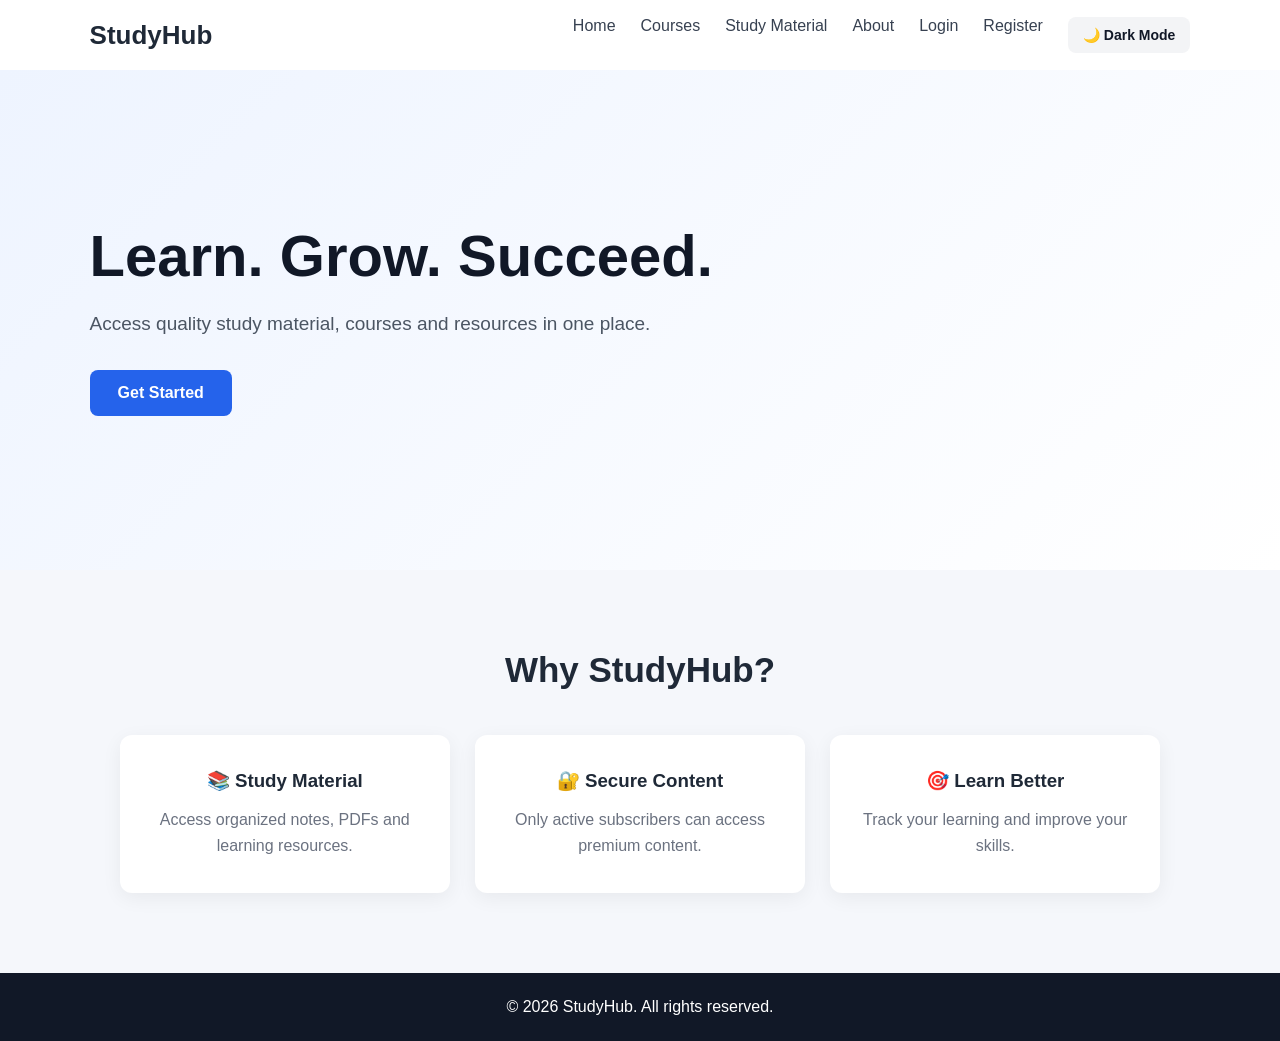
<file: index.html>
<!DOCTYPE html>
<html lang="en">
<head>
    <meta charset="UTF-8">
    <meta name="viewport" content="width=device-width, initial-scale=1.0">

    <title>StudyHub</title>

    <link rel="stylesheet" href="style.css">
</head>

<body>

    <header>
        <h2>StudyHub</h2>

        <nav>
            <a href="index.html">Home</a>
            <a href="courses.html">Courses</a>
            <a href="study-material.html">Study Material</a>
            <a href="about.html">About</a>
            <a href="login.html">Login</a>
            <a href="register.html">Register</a>

            <button id="themeToggle" class="theme-toggle">
              🌙 Dark Mode
             </button>
        </nav>
    </header>


    <main>

        <section class="hero">

            <div class="hero-content">

                <h1>Learn. Grow. Succeed.</h1>

                <p>
                    Access quality study material,
                    courses and resources in one place.
                </p>

                <a href="register.html" class="btn">
                    Get Started
                </a>

            </div>

        </section>


        <section class="features">

            <h2>Why StudyHub?</h2>

            <div class="feature-container">

                <div class="feature-card">
                    <h3>📚 Study Material</h3>
                    <p>
                        Access organized notes,
                        PDFs and learning resources.
                    </p>
                </div>

                <div class="feature-card">
                    <h3>🔐 Secure Content</h3>
                    <p>
                        Only active subscribers
                        can access premium content.
                    </p>
                </div>

                <div class="feature-card">
                    <h3>🎯 Learn Better</h3>
                    <p>
                        Track your learning and
                        improve your skills.
                    </p>
                </div>

            </div>

        </section>

    </main>


    <footer>
        <p>© 2026 StudyHub. All rights reserved.</p>
    </footer>


    <script src="script.js"></script>

</body>
</html>
</file>
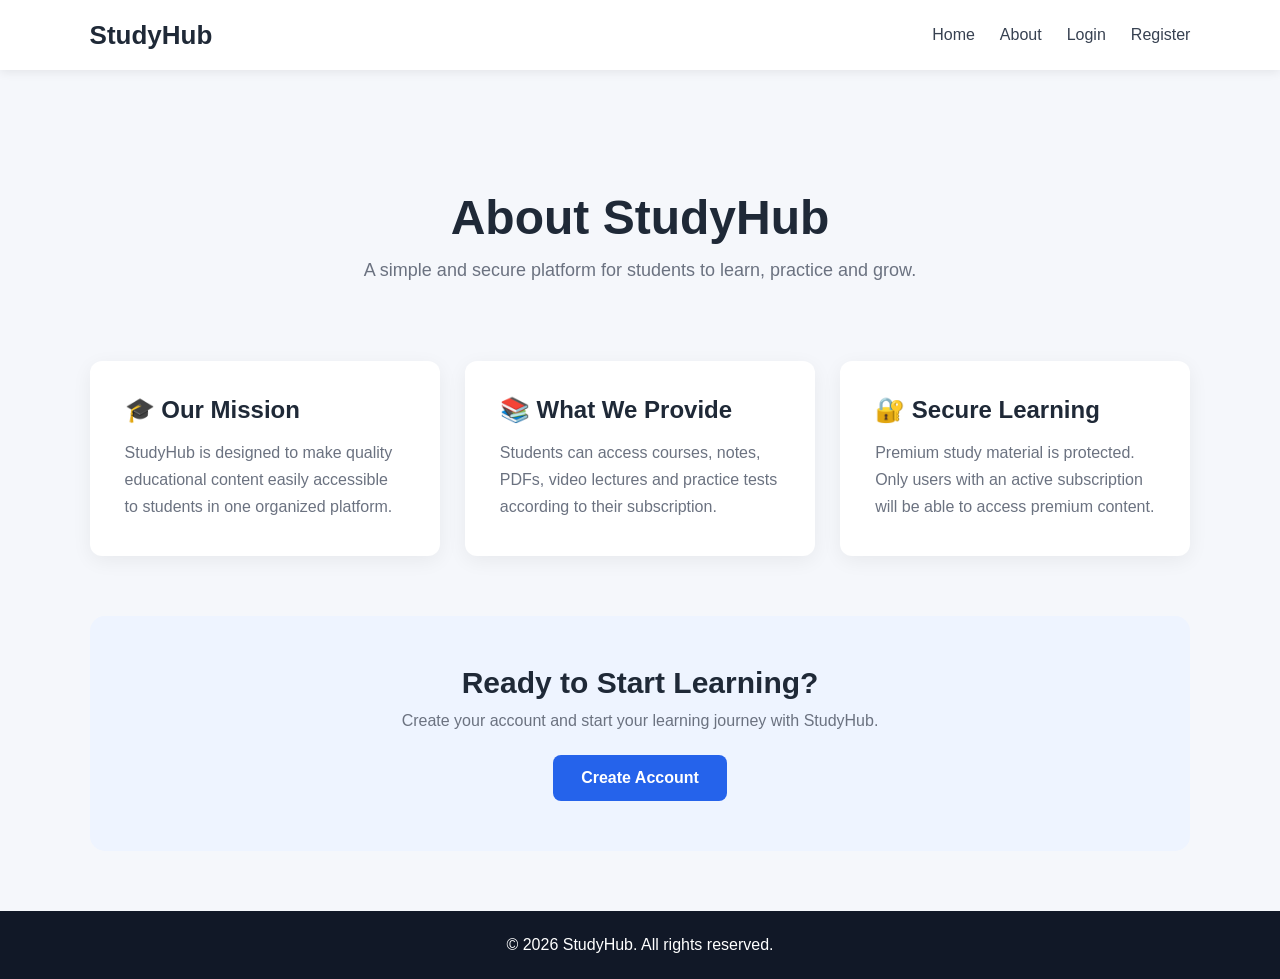
<file: about.html>
<!DOCTYPE html>
<html lang="en">

<head>
    <meta charset="UTF-8">
    <meta name="viewport" content="width=device-width, initial-scale=1.0">

    <title>About - StudyHub</title>

    <link rel="stylesheet" href="style.css">
</head>

<body>

    <header>

        <h2>StudyHub</h2>

        <nav>
            <a href="index.html">Home</a>
            <a href="about.html">About</a>
            <a href="login.html">Login</a>
            <a href="register.html">Register</a>
        </nav>

    </header>


    <main class="about-page">

        <section class="about-hero">

            <h1>About StudyHub</h1>

            <p>
                A simple and secure platform for students
                to learn, practice and grow.
            </p>

        </section>


        <section class="about-content">

            <div class="about-card">

                <h2>🎓 Our Mission</h2>

                <p>
                    StudyHub is designed to make quality
                    educational content easily accessible
                    to students in one organized platform.
                </p>

            </div>


            <div class="about-card">

                <h2>📚 What We Provide</h2>

                <p>
                    Students can access courses, notes,
                    PDFs, video lectures and practice tests
                    according to their subscription.
                </p>

            </div>


            <div class="about-card">

                <h2>🔐 Secure Learning</h2>

                <p>
                    Premium study material is protected.
                    Only users with an active subscription
                    will be able to access premium content.
                </p>

            </div>

        </section>


        <section class="about-cta">

            <h2>Ready to Start Learning?</h2>

            <p>
                Create your account and start your
                learning journey with StudyHub.
            </p>

            <a href="register.html" class="btn">
                Create Account
            </a>

        </section>

    </main>


    <footer>

        <p>
            © 2026 StudyHub. All rights reserved.
        </p>

    </footer>

</body>

</html>
</file>
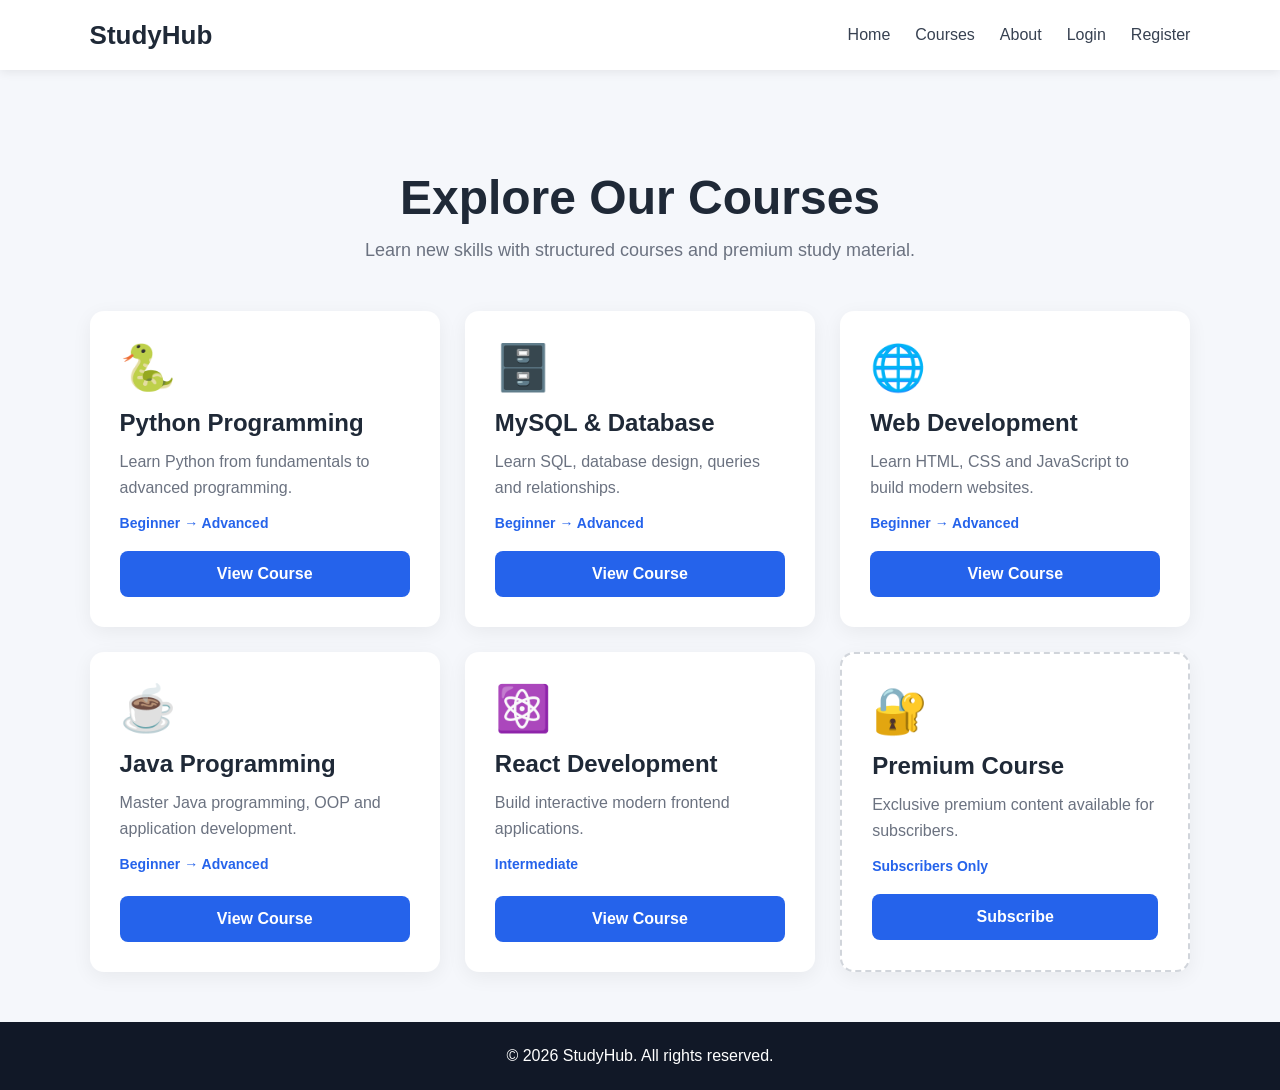
<file: courses.html>
<!DOCTYPE html>
<html lang="en">

<head>
    <meta charset="UTF-8">
    <meta name="viewport" content="width=device-width, initial-scale=1.0">

    <title>Courses - StudyHub</title>

    <link rel="stylesheet" href="style.css">
</head>

<body>

    <header>

        <h2>StudyHub</h2>

        <nav>
            <a href="index.html">Home</a>
            <a href="courses.html">Courses</a>
            <a href="about.html">About</a>
            <a href="login.html">Login</a>
            <a href="register.html">Register</a>
        </nav>

    </header>


    <main class="courses-page">

        <section class="courses-hero">

            <h1>Explore Our Courses</h1>

            <p>
                Learn new skills with structured courses
                and premium study material.
            </p>

        </section>


        <section class="course-grid">

            <div class="public-course-card">

                <div class="course-icon">🐍</div>

                <h2>Python Programming</h2>

                <p>
                    Learn Python from fundamentals
                    to advanced programming.
                </p>

                <span>Beginner → Advanced</span>

                <a href="register.html" class="btn">
                    View Course
                </a>

            </div>


            <div class="public-course-card">

                <div class="course-icon">🗄️</div>

                <h2>MySQL & Database</h2>

                <p>
                    Learn SQL, database design,
                    queries and relationships.
                </p>

                <span>Beginner → Advanced</span>

                <a href="register.html" class="btn">
                    View Course
                </a>

            </div>


            <div class="public-course-card">

                <div class="course-icon">🌐</div>

                <h2>Web Development</h2>

                <p>
                    Learn HTML, CSS and JavaScript
                    to build modern websites.
                </p>

                <span>Beginner → Advanced</span>

                <a href="register.html" class="btn">
                    View Course
                </a>

            </div>


            <div class="public-course-card">

                <div class="course-icon">☕</div>

                <h2>Java Programming</h2>

                <p>
                    Master Java programming,
                    OOP and application development.
                </p>

                <span>Beginner → Advanced</span>

                <a href="register.html" class="btn">
                    View Course
                </a>

            </div>


            <div class="public-course-card">

                <div class="course-icon">⚛️</div>

                <h2>React Development</h2>

                <p>
                    Build interactive modern
                    frontend applications.
                </p>

                <span>Intermediate</span>

                <a href="register.html" class="btn">
                    View Course
                </a>

            </div>


            <div class="public-course-card locked-course">

                <div class="course-icon">🔐</div>

                <h2>Premium Course</h2>

                <p>
                    Exclusive premium content
                    available for subscribers.
                </p>

                <span>Subscribers Only</span>

                <a href="register.html" class="btn">
                    Subscribe
                </a>

            </div>

        </section>

    </main>


    <footer>

        <p>
            © 2026 StudyHub. All rights reserved.
        </p>

    </footer>

</body>

</html>
</file>
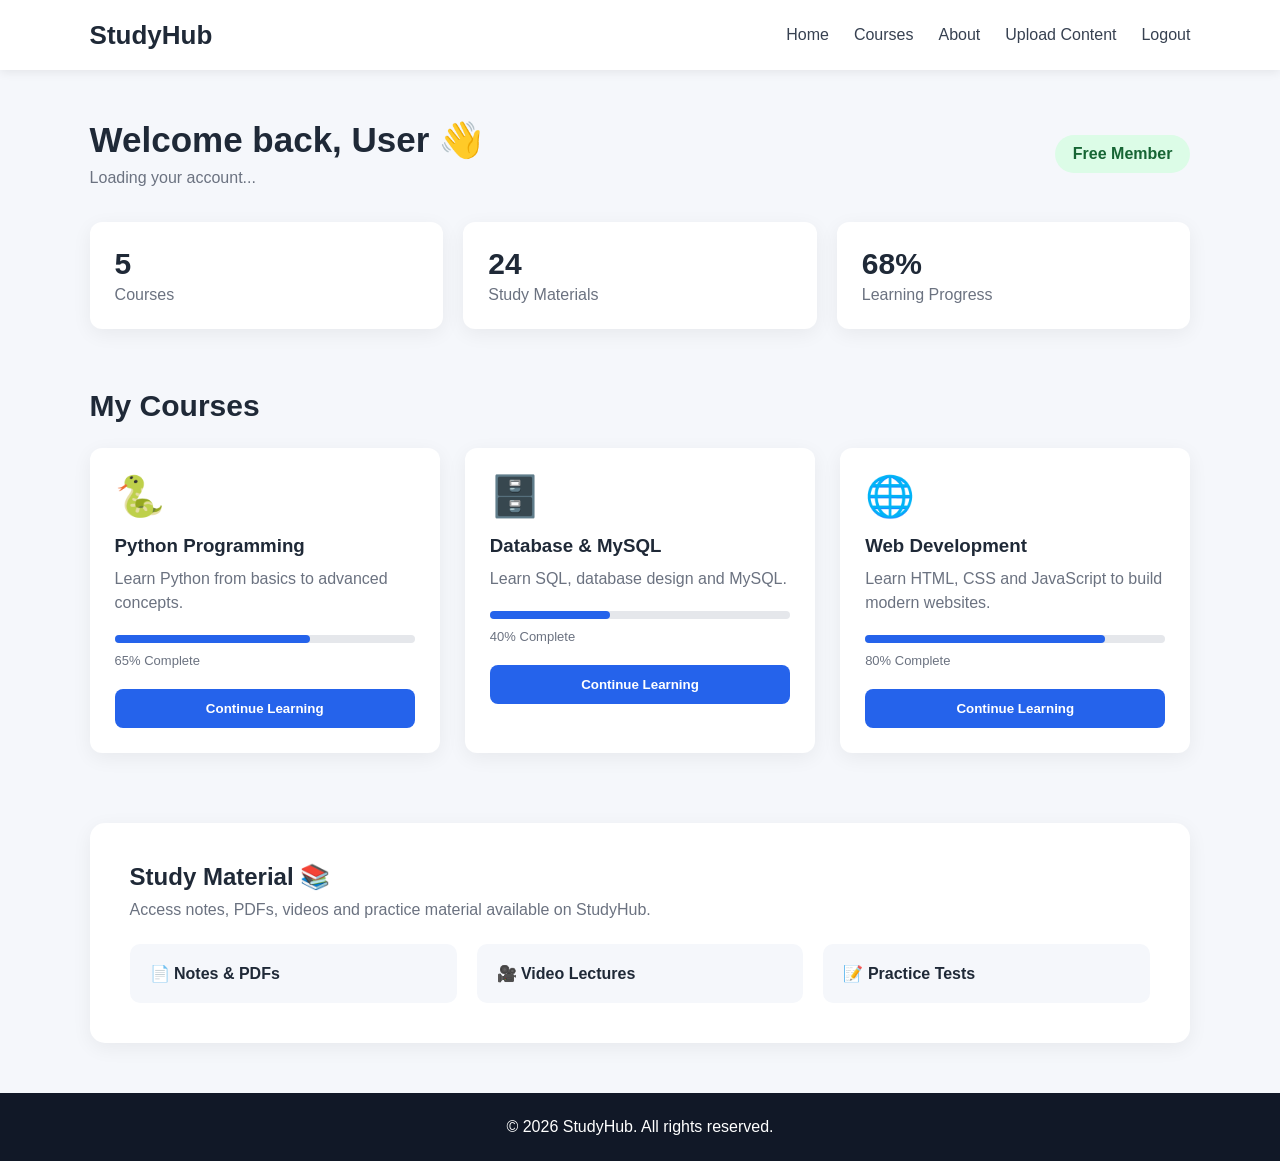
<file: dashboard.html>
<!DOCTYPE html>

<html lang="en">

<head>

    <meta charset="UTF-8">

    <meta name="viewport" content="width=device-width, initial-scale=1.0">

    <title>Dashboard - StudyHub</title>

    <link rel="stylesheet" href="style.css">

</head>


<body>


    <!-- ================= HEADER ================= -->

    <header>

        <h2>StudyHub</h2>

        <nav>

            <a href="index.html">Home</a>

            <a href="courses.html">Courses</a>

            <a href="about.html">About</a>

            <a href="upload.html">Upload Content</a>

            <a href="#" id="logoutBtn">Logout</a>

        </nav>

    </header>



    <!-- ================= DASHBOARD ================= -->

    <main class="dashboard">


        <!-- USER WELCOME -->

        <section class="dashboard-header">

            <div>

                <h1>
                    Welcome back,
                    <span id="userName">User</span> 👋
                </h1>

                <p id="userEmail">
                    Loading your account...
                </p>

            </div>


            <div class="subscription-badge">

                Free Member

            </div>

        </section>



        <!-- ================= STATS ================= -->

        <section class="stats">


            <div class="stat-card">

                <h3>5</h3>

                <p>Courses</p>

            </div>


            <div class="stat-card">

                <h3>24</h3>

                <p>Study Materials</p>

            </div>


            <div class="stat-card">

                <h3>68%</h3>

                <p>Learning Progress</p>

            </div>


        </section>



        <!-- ================= COURSES ================= -->

        <section class="courses">

            <h2>My Courses</h2>


            <div class="course-container">


                <!-- PYTHON -->

                <div class="course-card">

                    <div class="course-icon">
                        🐍
                    </div>

                    <h3>Python Programming</h3>

                    <p>
                        Learn Python from basics
                        to advanced concepts.
                    </p>


                    <div class="progress-bar">

                        <div class="progress"></div>

                    </div>


                    <span>
                        65% Complete
                    </span>


                    <button>
                        Continue Learning
                    </button>

                </div>



                <!-- MYSQL -->

                <div class="course-card">

                    <div class="course-icon">
                        🗄️
                    </div>

                    <h3>Database & MySQL</h3>

                    <p>
                        Learn SQL, database design
                        and MySQL.
                    </p>


                    <div class="progress-bar">

                        <div class="progress mysql-progress"></div>

                    </div>


                    <span>
                        40% Complete
                    </span>


                    <button>
                        Continue Learning
                    </button>

                </div>



                <!-- WEB DEVELOPMENT -->

                <div class="course-card">

                    <div class="course-icon">
                        🌐
                    </div>

                    <h3>Web Development</h3>

                    <p>
                        Learn HTML, CSS and JavaScript
                        to build modern websites.
                    </p>


                    <div class="progress-bar">

                        <div class="progress web-progress"></div>

                    </div>


                    <span>
                        80% Complete
                    </span>


                    <button>
                        Continue Learning
                    </button>

                </div>


            </div>

        </section>



        <!-- ================= STUDY MATERIAL ================= -->

        <section class="premium-section">


            <h2>
                Study Material 📚
            </h2>


            <p>
                Access notes, PDFs, videos and
                practice material available on StudyHub.
            </p>


            <div class="premium-content">


                <div>
                    📄 Notes & PDFs
                </div>


                <div>
                    🎥 Video Lectures
                </div>


                <div>
                    📝 Practice Tests
                </div>


            </div>


        </section>


    </main>



    <!-- ================= FOOTER ================= -->

    <footer>

        <p>
            © 2026 StudyHub. All rights reserved.
        </p>

    </footer>



    <script src="script.js"></script>

</body>

</html>
</file>
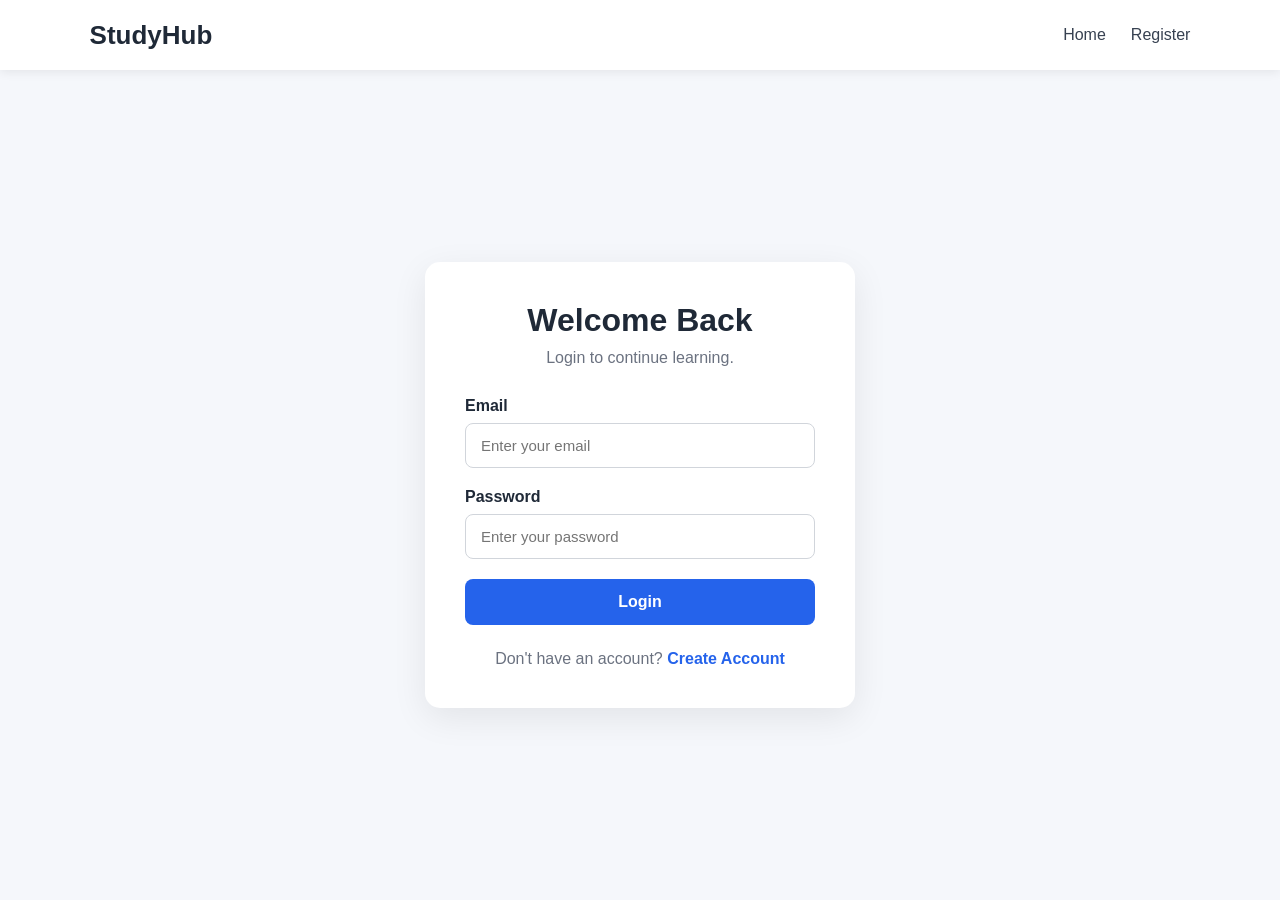
<file: login.html>
<!DOCTYPE html>
<html lang="en">
<head>
    <meta charset="UTF-8">
    <meta name="viewport" content="width=device-width, initial-scale=1.0">

    <title>Login - StudyHub</title>

    <link rel="stylesheet" href="style.css">
</head>

<body>

    <header>
        <h2>StudyHub</h2>

        <nav>
            <a href="index.html">Home</a>
            <a href="register.html">Register</a>
        </nav>
    </header>


    <main class="auth-page">

        <div class="auth-card">

            <h1>Welcome Back</h1>

            <p class="auth-subtitle">
                Login to continue learning.
            </p>


            <form id="loginForm">

                <div class="form-group">

                    <label for="email">
                        Email
                    </label>

                    <input
                        type="email"
                        id="email"
                        placeholder="Enter your email"
                        required
                    >

                </div>


                <div class="form-group">

                    <label for="password">
                        Password
                    </label>

                    <input
                        type="password"
                        id="password"
                        placeholder="Enter your password"
                        required
                    >

                </div>


                <button type="submit" class="auth-btn">
                    Login
                </button>

            </form>


            <p class="auth-footer">
                Don't have an account?
                <a href="register.html">Create Account</a>
            </p>

        </div>

    </main>


    <script src="script.js"></script>

</body>
</html>
</file>
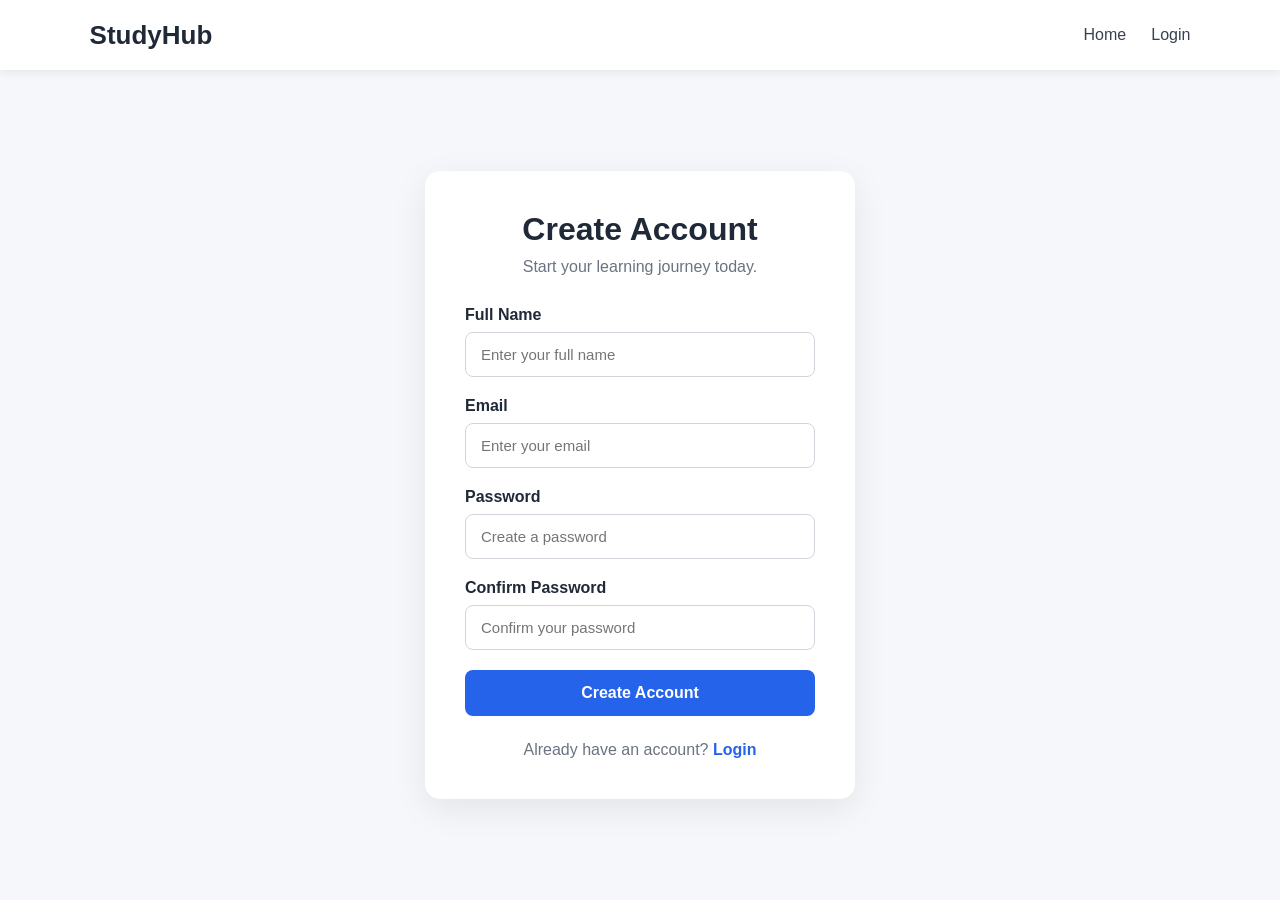
<file: register.html>
<!DOCTYPE html>
<html lang="en">

<head>
    <meta charset="UTF-8">
    <meta name="viewport" content="width=device-width, initial-scale=1.0">

    <title>Create Account - StudyHub</title>

    <link rel="stylesheet" href="style.css">
</head>

<body>

    <header>
        <h2>StudyHub</h2>

        <nav>
            <a href="index.html">Home</a>
            <a href="login.html">Login</a>
        </nav>
    </header>


    <main class="auth-page">

        <div class="auth-card">

            <h1>Create Account</h1>

            <p class="auth-subtitle">
                Start your learning journey today.
            </p>


            <form id="registerForm">

                <div class="form-group">

                    <label for="name">
                        Full Name
                    </label>

                    <input
                        type="text"
                        id="name"
                        placeholder="Enter your full name"
                        required
                    >

                </div>


                <div class="form-group">

                    <label for="email">
                        Email
                    </label>

                    <input
                        type="email"
                        id="email"
                        placeholder="Enter your email"
                        required
                    >

                </div>


                <div class="form-group">

                    <label for="password">
                        Password
                    </label>

                    <input
                        type="password"
                        id="password"
                        placeholder="Create a password"
                        required
                    >

                </div>


                <div class="form-group">

                    <label for="confirmPassword">
                        Confirm Password
                    </label>

                    <input
                        type="password"
                        id="confirmPassword"
                        placeholder="Confirm your password"
                        required
                    >

                </div>


                <button type="submit" class="auth-btn">
                    Create Account
                </button>

            </form>


            <p class="auth-footer">
                Already have an account?
                <a href="login.html">Login</a>
            </p>

        </div>

    </main>


    <script src="script.js"></script>

</body>

</html>
</file>
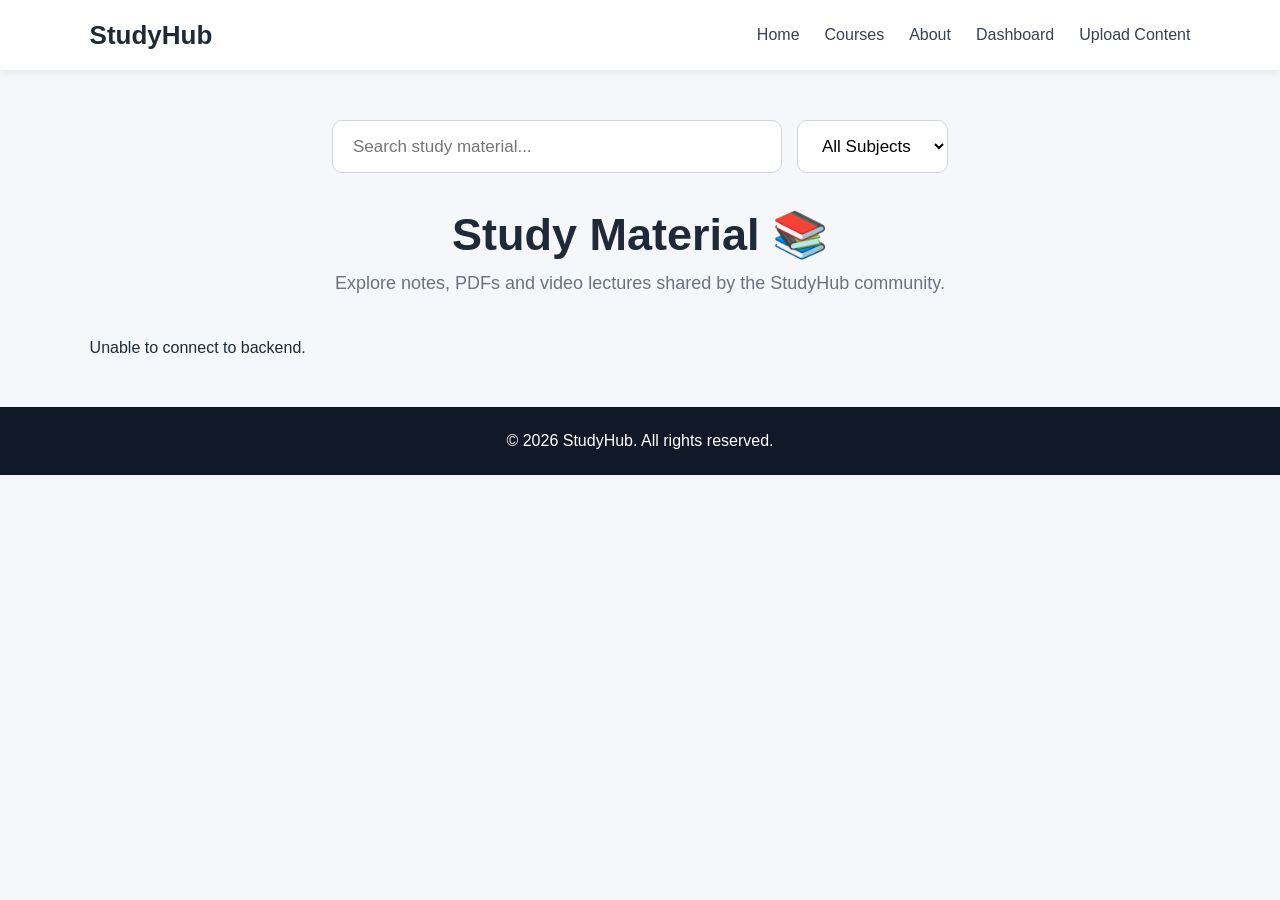
<file: study-material.html>
<!DOCTYPE html>
<html lang="en">

<head>

    <meta charset="UTF-8">

    <meta name="viewport" content="width=device-width, initial-scale=1.0">

    <title>Study Material - StudyHub</title>

    <link rel="stylesheet" href="style.css">

</head>

<body>

    <header>

        <h2>StudyHub</h2>

        <nav>

            <a href="index.html">Home</a>

            <a href="courses.html">Courses</a>

            <a href="about.html">About</a>

            <a href="dashboard.html">Dashboard</a>

            <a href="upload.html">Upload Content</a>

        </nav>

    </header>


    <main class="material-page">

        <div class="material-controls">

    <input
        type="text"
        id="materialSearch"
        placeholder="Search study material..."
    >

    <select id="subjectFilter">

        <option value="all">
            All Subjects
        </option>

    </select>

</div>

        <section class="material-header">

            <h1>Study Material 📚</h1>

            <p>
                Explore notes, PDFs and video lectures
                shared by the StudyHub community.
            </p>

        </section>


        <section
            id="materialContainer"
            class="material-grid"
        >

            <p class="loading">
                Loading study material...
            </p>

        </section>

    </main>


    <footer>

        <p>
            © 2026 StudyHub. All rights reserved.
        </p>

    </footer>


    <script src="script.js"></script>

</body>

</html>
</file>
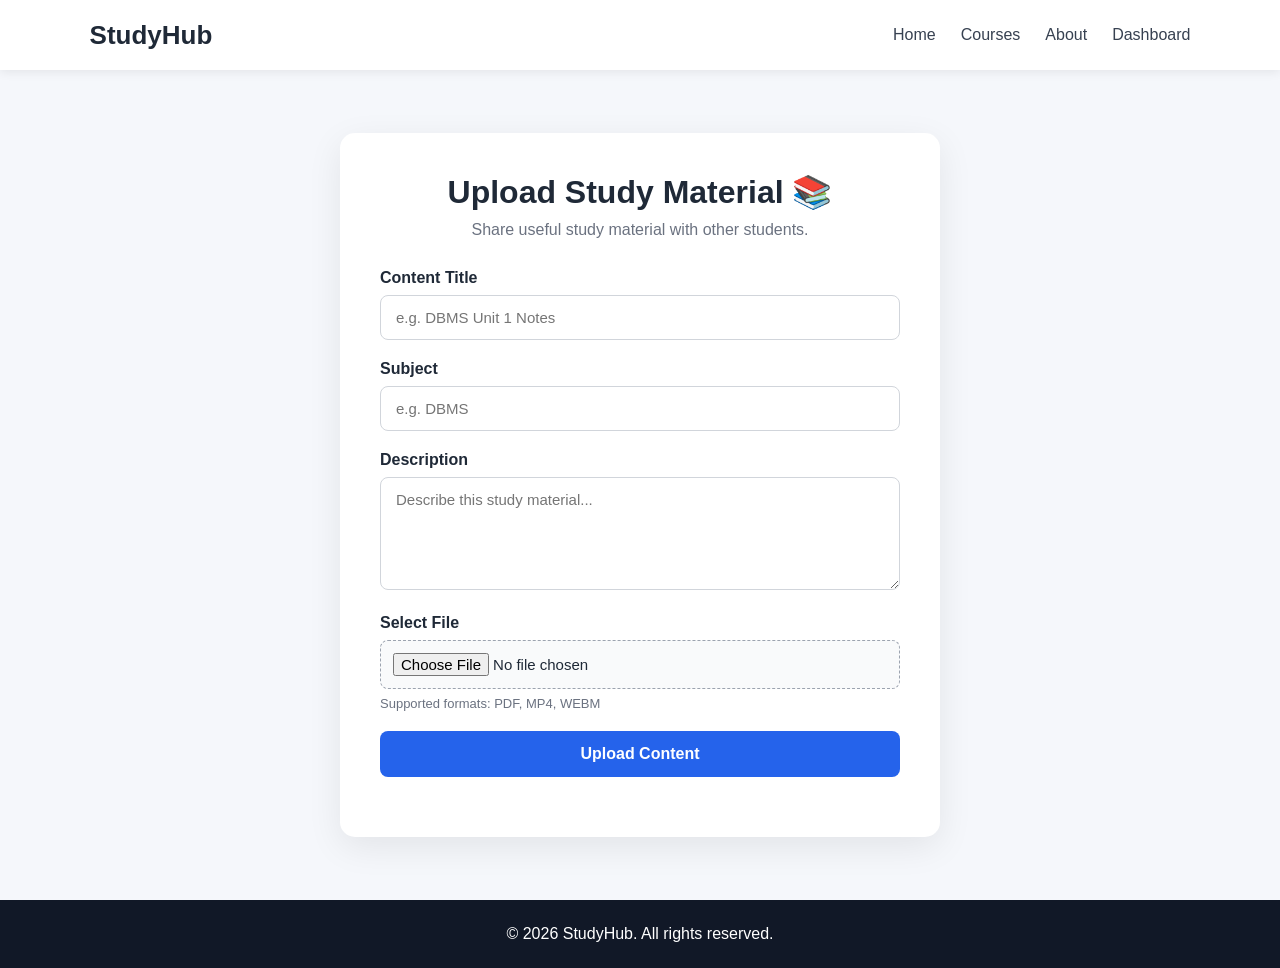
<file: upload.html>
<!DOCTYPE html>
<html lang="en">

<head>
    <meta charset="UTF-8">
    <meta name="viewport" content="width=device-width, initial-scale=1.0">

    <title>Upload Content - StudyHub</title>

    <link rel="stylesheet" href="style.css">
</head>

<body>

    <header>

        <h2>StudyHub</h2>

        <nav>
            <a href="index.html">Home</a>
            <a href="courses.html">Courses</a>
            <a href="about.html">About</a>
            <a href="dashboard.html">Dashboard</a>
        </nav>

    </header>


    <main class="upload-page">

        <div class="upload-card">

            <h1>Upload Study Material 📚</h1>

            <p class="upload-subtitle">
                Share useful study material with other students.
            </p>


            <form id="uploadForm">

                <div class="form-group">

                    <label for="title">
                        Content Title
                    </label>

                    <input
                        type="text"
                        id="title"
                        placeholder="e.g. DBMS Unit 1 Notes"
                        required
                    >

                </div>


                <div class="form-group">

                    <label for="subject">
                        Subject
                    </label>

                    <input
                        type="text"
                        id="subject"
                        placeholder="e.g. DBMS"
                        required
                    >

                </div>


                <div class="form-group">

                    <label for="description">
                        Description
                    </label>

                    <textarea
                        id="description"
                        placeholder="Describe this study material..."
                        rows="5"
                        required
                    ></textarea>

                </div>


                <div class="form-group">

                    <label for="file">
                        Select File
                    </label>

                    <input
                        type="file"
                        id="file"
                        accept=".pdf,.mp4,.webm"
                        required
                    >

                    <small>
                        Supported formats: PDF, MP4, WEBM
                    </small>

                </div>


                <button
                    type="submit"
                    class="auth-btn"
                >
                    Upload Content
                </button>

            </form>


            <p id="uploadMessage"></p>

        </div>

    </main>


    <footer>

        <p>
            © 2026 StudyHub. All rights reserved.
        </p>

    </footer>


    <script src="script.js"></script>

</body>

</html>
</file>
<file: style.css>
* {
    margin: 0;
    padding: 0;
    box-sizing: border-box;
}

body {
    font-family: Arial, sans-serif;
    background: #f5f7fb;
    color: #1f2937;
}


/* ================= HEADER ================= */

header {
    height: 70px;
    padding: 0 7%;
    background: white;

    display: flex;
    align-items: center;
    justify-content: space-between;

    box-shadow: 0 2px 10px rgba(0, 0, 0, 0.08);
}

header h2 {
    font-size: 26px;
}

nav {
    display: flex;
    gap: 25px;
}

nav a {
    text-decoration: none;
    color: #374151;
    font-weight: 500;
}

nav a:hover {
    color: #2563eb;
}


/* ================= HERO ================= */

.hero {
    min-height: 500px;

    display: flex;
    align-items: center;

    padding: 0 7%;

    background: linear-gradient(
        135deg,
        #eef4ff,
        #ffffff
    );
}

.hero-content {
    max-width: 650px;
}

.hero h1 {
    font-size: 58px;
    line-height: 1.1;
    margin-bottom: 20px;
}

.hero p {
    font-size: 19px;
    line-height: 1.7;
    color: #6b7280;
    margin-bottom: 30px;
}


/* ================= BUTTON ================= */

.btn {
    display: inline-block;

    padding: 14px 28px;

    background: #2563eb;
    color: white;

    text-decoration: none;

    border-radius: 8px;

    font-weight: bold;
}

.btn:hover {
    background: #1d4ed8;
}


/* ================= FEATURES ================= */

.features {
    padding: 80px 7%;
    text-align: center;
}

.features > h2 {
    font-size: 35px;
    margin-bottom: 45px;
}

.feature-container {
    display: flex;
    gap: 25px;
    justify-content: center;
}

.feature-card {
    background: white;

    width: 30%;
    padding: 35px 25px;

    border-radius: 12px;

    box-shadow: 0 5px 20px rgba(0, 0, 0, 0.06);

    transition: 0.3s;
}

.feature-card:hover {
    transform: translateY(-8px);
}

.feature-card h3 {
    margin-bottom: 15px;
}

.feature-card p {
    color: #6b7280;
    line-height: 1.6;
}


/* ================= FOOTER ================= */

footer {
    background: #111827;
    color: white;

    text-align: center;

    padding: 25px;
}


/* ================= MOBILE ================= */

@media (max-width: 768px) {

    header {
        padding: 0 5%;
    }

    nav {
        gap: 10px;
    }

    nav a {
        font-size: 14px;
    }

    .hero {
        padding: 60px 5%;
    }

    .hero h1 {
        font-size: 42px;
    }

    .feature-container {
        flex-direction: column;
    }

    .feature-card {
        width: 100%;
    }
}
/* ================= AUTH PAGE ================= */

.auth-page {
    min-height: calc(100vh - 70px);

    display: flex;
    justify-content: center;
    align-items: center;

    padding: 40px 20px;
}

.auth-card {
    width: 100%;
    max-width: 430px;

    background: white;

    padding: 40px;

    border-radius: 15px;

    box-shadow: 0 10px 35px rgba(0, 0, 0, 0.08);
}

.auth-card h1 {
    text-align: center;
    margin-bottom: 10px;
}

.auth-subtitle {
    text-align: center;
    color: #6b7280;
    margin-bottom: 30px;
}

.form-group {
    margin-bottom: 20px;
}

.form-group label {
    display: block;
    margin-bottom: 8px;
    font-weight: 600;
}

.form-group input {
    width: 100%;

    padding: 13px 15px;

    border: 1px solid #d1d5db;
    border-radius: 8px;

    font-size: 15px;

    outline: none;
}

.form-group input:focus {
    border-color: #2563eb;
}

.auth-btn {
    width: 100%;

    padding: 14px;

    border: none;
    border-radius: 8px;

    background: #2563eb;
    color: white;

    font-size: 16px;
    font-weight: bold;

    cursor: pointer;
}

.auth-btn:hover {
    background: #1d4ed8;
}

.auth-footer {
    text-align: center;
    margin-top: 25px;

    color: #6b7280;
}

.auth-footer a {
    color: #2563eb;
    text-decoration: none;
    font-weight: 600;
}
/* ================= DASHBOARD ================= */

.dashboard {
    padding: 50px 7%;
}

.dashboard-header {
    display: flex;
    justify-content: space-between;
    align-items: center;

    margin-bottom: 35px;
}

.dashboard-header h1 {
    font-size: 35px;
    margin-bottom: 8px;
}

.dashboard-header p {
    color: #6b7280;
}

.subscription-badge {
    padding: 10px 18px;

    background: #dcfce7;
    color: #166534;

    border-radius: 20px;

    font-weight: bold;
}


/* ================= STATS ================= */

.stats {
    display: flex;
    gap: 20px;

    margin-bottom: 60px;
}

.stat-card {
    background: white;

    flex: 1;

    padding: 25px;

    border-radius: 12px;

    box-shadow: 0 5px 20px rgba(0, 0, 0, 0.06);
}

.stat-card h3 {
    font-size: 30px;
    margin-bottom: 5px;
}

.stat-card p {
    color: #6b7280;
}


/* ================= COURSES ================= */

.courses h2 {
    margin-bottom: 25px;
    font-size: 30px;
}

.course-container {
    display: flex;
    gap: 25px;
}

.course-card {
    background: white;

    flex: 1;

    padding: 25px;

    border-radius: 12px;

    box-shadow: 0 5px 20px rgba(0, 0, 0, 0.06);
}

.course-icon {
    font-size: 40px;
    margin-bottom: 15px;
}

.course-card h3 {
    margin-bottom: 10px;
}

.course-card p {
    color: #6b7280;

    line-height: 1.5;

    margin-bottom: 20px;
}


/* ================= PROGRESS ================= */

.progress-bar {
    width: 100%;
    height: 8px;

    background: #e5e7eb;

    border-radius: 10px;

    margin-bottom: 8px;
}

.progress {
    width: 65%;
    height: 100%;

    background: #2563eb;

    border-radius: 10px;
}

.mysql-progress {
    width: 40%;
}

.web-progress {
    width: 80%;
}

.course-card span {
    font-size: 13px;
    color: #6b7280;
}


/* ================= COURSE BUTTON ================= */

.course-card button {
    width: 100%;

    margin-top: 20px;

    padding: 12px;

    border: none;

    border-radius: 8px;

    background: #2563eb;

    color: white;

    font-weight: bold;

    cursor: pointer;
}

.course-card button:hover {
    background: #1d4ed8;
}


/* ================= PREMIUM ================= */

.premium-section {
    margin-top: 70px;

    padding: 40px;

    background: white;

    border-radius: 15px;

    box-shadow: 0 5px 20px rgba(0, 0, 0, 0.06);
}

.premium-section h2 {
    margin-bottom: 10px;
}

.premium-section > p {
    color: #6b7280;

    margin-bottom: 25px;
}

.premium-content {
    display: flex;
    gap: 20px;
}

.premium-content div {
    flex: 1;

    padding: 20px;

    background: #f5f7fb;

    border-radius: 10px;

    font-weight: bold;
}


/* ================= DASHBOARD MOBILE ================= */

@media (max-width: 768px) {

    .dashboard {
        padding: 30px 5%;
    }

    .dashboard-header {
        flex-direction: column;
        align-items: flex-start;

        gap: 20px;
    }

    .stats {
        flex-direction: column;
    }

    .course-container {
        flex-direction: column;
    }

    .premium-content {
        flex-direction: column;
    }
}
/* ================= ABOUT PAGE ================= */

.about-page {
    padding: 60px 7%;
}

.about-hero {
    text-align: center;
    padding: 60px 20px;
}

.about-hero h1 {
    font-size: 48px;
    margin-bottom: 15px;
}

.about-hero p {
    color: #6b7280;
    font-size: 18px;
}


/* ABOUT CARDS */

.about-content {
    display: flex;
    gap: 25px;
    margin-top: 20px;
}

.about-card {
    flex: 1;

    background: white;

    padding: 35px;

    border-radius: 12px;

    box-shadow: 0 5px 20px rgba(0, 0, 0, 0.06);
}

.about-card h2 {
    margin-bottom: 15px;
}

.about-card p {
    color: #6b7280;
    line-height: 1.7;
}


/* CTA */

.about-cta {
    margin-top: 60px;

    padding: 50px;

    text-align: center;

    background: #eef4ff;

    border-radius: 15px;
}

.about-cta h2 {
    font-size: 30px;
    margin-bottom: 12px;
}

.about-cta p {
    color: #6b7280;
    margin-bottom: 25px;
}


/* MOBILE */

@media (max-width: 768px) {

    .about-page {
        padding: 30px 5%;
    }

    .about-hero h1 {
        font-size: 38px;
    }

    .about-content {
        flex-direction: column;
    }

    .about-cta {
        padding: 35px 20px;
    }
}
/* ================= COURSES PAGE ================= */

.courses-page {
    padding: 50px 7%;
}

.courses-hero {
    text-align: center;
    padding: 50px 20px;
}

.courses-hero h1 {
    font-size: 48px;
    margin-bottom: 15px;
}

.courses-hero p {
    color: #6b7280;
    font-size: 18px;
}

.course-grid {
    display: grid;
    grid-template-columns: repeat(3, 1fr);
    gap: 25px;
}

.public-course-card {
    background: white;
    padding: 30px;

    border-radius: 14px;

    box-shadow: 0 5px 20px rgba(0, 0, 0, 0.06);

    display: flex;
    flex-direction: column;
}

.public-course-card:hover {
    transform: translateY(-5px);
    transition: 0.3s;
}

.public-course-card .course-icon {
    font-size: 45px;
    margin-bottom: 15px;
}

.public-course-card h2 {
    margin-bottom: 12px;
}

.public-course-card p {
    color: #6b7280;
    line-height: 1.6;
    margin-bottom: 15px;
}

.public-course-card span {
    color: #2563eb;
    font-size: 14px;
    font-weight: bold;

    margin-bottom: 20px;
}

.public-course-card .btn {
    text-align: center;
    margin-top: auto;
}

.locked-course {
    border: 2px dashed #d1d5db;
}


/* MOBILE */

@media (max-width: 900px) {

    .course-grid {
        grid-template-columns: repeat(2, 1fr);
    }
}

@media (max-width: 600px) {

    .courses-page {
        padding: 30px 5%;
    }

    .courses-hero h1 {
        font-size: 36px;
    }

    .course-grid {
        grid-template-columns: 1fr;
    }
}

/* ================= UPLOAD PAGE ================= */

.upload-page {
    min-height: calc(100vh - 70px);

    display: flex;
    justify-content: center;
    align-items: center;

    padding: 50px 20px;
}

.upload-card {
    width: 100%;
    max-width: 600px;

    background: white;

    padding: 40px;

    border-radius: 15px;

    box-shadow: 0 10px 35px rgba(0, 0, 0, 0.08);
}

.upload-card h1 {
    text-align: center;
    margin-bottom: 10px;
}

.upload-subtitle {
    text-align: center;

    color: #6b7280;

    margin-bottom: 30px;
}

.form-group textarea {
    width: 100%;

    padding: 13px 15px;

    border: 1px solid #d1d5db;

    border-radius: 8px;

    font-family: Arial, sans-serif;

    font-size: 15px;

    resize: vertical;

    outline: none;
}

.form-group textarea:focus {
    border-color: #2563eb;
}

.form-group input[type="file"] {
    width: 100%;

    padding: 12px;

    border: 1px dashed #9ca3af;

    border-radius: 8px;

    background: #f9fafb;
}

.form-group small {
    display: block;

    margin-top: 7px;

    color: #6b7280;

    font-size: 13px;
}

#uploadMessage {
    text-align: center;

    margin-top: 20px;

    font-weight: bold;
}

/* =========================
   STUDY MATERIAL
========================= */

.material-page {
    padding: 50px 7%;
}

.material-header {
    text-align: center;
    margin-bottom: 45px;
}

.material-header h1 {
    font-size: 45px;
    margin-bottom: 12px;
}

.material-header p {
    color: #6b7280;
    font-size: 18px;
}

.material-grid {
    display: grid;

    grid-template-columns:
        repeat(3, 1fr);

    gap: 25px;
}

.material-card {
    background: white;

    padding: 30px;

    border-radius: 14px;

    box-shadow:
        0 5px 20px rgba(0, 0, 0, 0.06);
}

.material-icon {
    font-size: 40px;
    margin-bottom: 15px;
}

.material-card h2 {
    margin-bottom: 10px;
}

.material-subject {
    display: inline-block;

    color: #2563eb;

    font-weight: bold;

    font-size: 14px;

    margin-bottom: 15px;
}

.material-card p {
    color: #6b7280;

    line-height: 1.6;

    margin-bottom: 15px;
}

.material-card small {
    display: block;

    color: #6b7280;

    margin-bottom: 20px;
}

.material-btn {
    display: inline-block;

    padding: 11px 18px;

    background: #2563eb;

    color: white;

    text-decoration: none;

    border-radius: 7px;

    font-weight: bold;
}

.material-btn:hover {
    background: #1d4ed8;
}


@media (max-width: 900px) {

    .material-grid {
        grid-template-columns: repeat(2, 1fr);
    }
}


@media (max-width: 600px) {

    .material-page {
        padding: 30px 5%;
    }

    .material-grid {
        grid-template-columns: 1fr;
    }

    .material-header h1 {
        font-size: 36px;
    }
}

/* =========================
   SEARCH & FILTER
========================= */

.material-controls {
    display: flex;
    gap: 15px;
    margin-bottom: 35px;
    justify-content: center;
}

#materialSearch {
    width: 450px;
    padding: 15px 20px;

    font-size: 17px;

    border: 1px solid #d1d5db;
    border-radius: 10px;

    outline: none;
}

#materialSearch:focus {
    border-color: #2563eb;
}

#subjectFilter {
    padding: 15px 20px;

    font-size: 17px;

    border: 1px solid #d1d5db;
    border-radius: 10px;

    outline: none;

    background: white;

    cursor: pointer;
}

#subjectFilter:focus {
    border-color: #2563eb;
}

.delete-material-btn {
    display: block;

    margin-top: 12px;

    padding: 10px 18px;

    border: none;

    border-radius: 7px;

    background: #dc2626;

    color: white;

    font-size: 15px;

    font-weight: bold;

    cursor: pointer;
}

.delete-material-btn:hover {
    background: #b91c1c;
}

/* =========================
   THEME TOGGLE
========================= */

.theme-toggle {
    border: none;
    padding: 10px 15px;
    border-radius: 8px;

    background: #f3f4f6;
    color: #111827;

    font-size: 14px;
    font-weight: bold;

    cursor: pointer;
}


/* =========================
   DARK MODE
========================= */

body.dark-mode {
    background: #111827;
    color: #f9fafb;
}


/* HEADER */

body.dark-mode header {
    background: #1f2937;
}

body.dark-mode header h2 {
    color: #ffffff;
}


/* NAVIGATION */

body.dark-mode nav a {
    color: #ffffff;
}

body.dark-mode nav a:hover {
    color: #60a5fa;
}


/* HEADINGS */

body.dark-mode h1,
body.dark-mode h2,
body.dark-mode h3,
body.dark-mode h4,
body.dark-mode h5,
body.dark-mode h6 {
    color: #ffffff;
}


/* NORMAL TEXT */

body.dark-mode p,
body.dark-mode small {
    color: #d1d5db;
}


/* CARDS */

body.dark-mode .material-card,
body.dark-mode .feature-card,
body.dark-mode .course-card,
body.dark-mode .dashboard-card {
    background: #1f2937;
    color: #ffffff;
}


/* CARD TEXT */

body.dark-mode .material-card h2,
body.dark-mode .feature-card h2,
body.dark-mode .course-card h2,
body.dark-mode .dashboard-card h2 {
    color: #ffffff;
}


/* SEARCH */

body.dark-mode #materialSearch,
body.dark-mode #subjectFilter {
    background: #1f2937;
    color: #ffffff;

    border: 1px solid #4b5563;
}


/* SEARCH PLACEHOLDER */

body.dark-mode #materialSearch::placeholder {
    color: #9ca3af;
}


/* SELECT OPTIONS */

body.dark-mode #subjectFilter option {
    background: #1f2937;
    color: #ffffff;
}


/* BUTTON */

body.dark-mode .theme-toggle {
    background: #374151;
    color: #ffffff;
}


/* FOOTER */

body.dark-mode footer {
    background: #030712;
    color: #ffffff;
}

body.dark-mode footer p {
    color: #d1d5db;
}


/* INPUTS */

body.dark-mode input,
body.dark-mode textarea,
body.dark-mode select {
    background: #1f2937;
    color: #ffffff;
    border-color: #4b5563;
}


/* INPUT PLACEHOLDER */

body.dark-mode input::placeholder,
body.dark-mode textarea::placeholder {
    color: #9ca3af;
}


/* MATERIAL SUBJECT */

body.dark-mode .material-subject {
    color: #60a5fa;
}

/* =========================
   HERO TEXT FIX
========================= */

.hero h1 {
    color: #111827;
}

.hero p {
    color: #4b5563;
}


/* DARK MODE */

body.dark-mode .hero h1 {
    color: #ffffff;
}

body.dark-mode .hero p {
    color: #d1d5db;
}

/* =========================
   DARK MODE - HERO FIX
========================= */

body.dark-mode .hero {
    background: linear-gradient(
        135deg,
        #111827,
        #1f2937
    );
}

body.dark-mode .hero h1 {
    color: #ffffff;
}

body.dark-mode .hero p {
    color: #d1d5db;
}
/* =========================================
   COMPLETE DARK MODE - ALL PAGES
========================================= */

body.dark-mode {
    background: #111827;
    color: #f9fafb;
}


/* ================= HEADER ================= */

body.dark-mode header {
    background: #0f172a;
}

body.dark-mode header h2 {
    color: #ffffff;
}

body.dark-mode nav a {
    color: #ffffff;
}

body.dark-mode nav a:hover {
    color: #60a5fa;
}


/* ================= HERO ================= */

body.dark-mode .hero {
    background: linear-gradient(
        135deg,
        #111827,
        #1f2937
    );
}

body.dark-mode .hero h1 {
    color: #ffffff;
}

body.dark-mode .hero p {
    color: #d1d5db;
}


/* ================= ALL CARDS ================= */

body.dark-mode .feature-card,
body.dark-mode .stat-card,
body.dark-mode .course-card,
body.dark-mode .material-card,
body.dark-mode .about-card,
body.dark-mode .public-course-card,
body.dark-mode .auth-card,
body.dark-mode .upload-card,
body.dark-mode .premium-section {
    background: #1f2937;
    color: #ffffff;
}


/* ================= HEADINGS ================= */

body.dark-mode h1,
body.dark-mode h2,
body.dark-mode h3,
body.dark-mode h4,
body.dark-mode h5,
body.dark-mode h6 {
    color: #ffffff;
}


/* ================= PARAGRAPHS ================= */

body.dark-mode p,
body.dark-mode small {
    color: #d1d5db;
}


/* ================= DASHBOARD ================= */

body.dark-mode .dashboard-header p {
    color: #d1d5db;
}

body.dark-mode .stat-card p {
    color: #d1d5db;
}

body.dark-mode .course-card p {
    color: #d1d5db;
}


/* ================= STUDY MATERIAL ================= */

body.dark-mode .material-header p {
    color: #d1d5db;
}

body.dark-mode .material-card p {
    color: #d1d5db;
}

body.dark-mode .material-card small {
    color: #9ca3af;
}

body.dark-mode .material-subject {
    color: #60a5fa;
}


/* ================= PREMIUM / STUDY MATERIAL BOX ================= */

body.dark-mode .premium-section {
    background: #1f2937;
}

body.dark-mode .premium-section > p {
    color: #d1d5db;
}

body.dark-mode .premium-content div {
    background: #374151;
    color: #ffffff;
}


/* ================= ABOUT ================= */

body.dark-mode .about-hero p {
    color: #d1d5db;
}

body.dark-mode .about-card p {
    color: #d1d5db;
}

body.dark-mode .about-cta {
    background: #1f2937;
}

body.dark-mode .about-cta p {
    color: #d1d5db;
}


/* ================= COURSES ================= */

body.dark-mode .courses-hero p {
    color: #d1d5db;
}

body.dark-mode .public-course-card p {
    color: #d1d5db;
}

body.dark-mode .public-course-card span {
    color: #60a5fa;
}


/* ================= AUTH ================= */

body.dark-mode .auth-subtitle,
body.dark-mode .auth-footer {
    color: #d1d5db;
}

body.dark-mode .auth-footer a {
    color: #60a5fa;
}


/* ================= UPLOAD ================= */

body.dark-mode .upload-subtitle {
    color: #d1d5db;
}

body.dark-mode .form-group input,
body.dark-mode .form-group textarea,
body.dark-mode .form-group input[type="file"] {
    background: #111827;
    color: #ffffff;
    border-color: #4b5563;
}

body.dark-mode .form-group small {
    color: #9ca3af;
}


/* ================= SEARCH ================= */

body.dark-mode #materialSearch,
body.dark-mode #subjectFilter {
    background: #111827;
    color: #ffffff;
    border-color: #4b5563;
}

body.dark-mode #materialSearch::placeholder {
    color: #9ca3af;
}

body.dark-mode #subjectFilter option {
    background: #1f2937;
    color: #ffffff;
}


/* ================= PROGRESS BAR ================= */

body.dark-mode .progress-bar {
    background: #374151;
}


/* ================= BUTTON ================= */

body.dark-mode .theme-toggle {
    background: #374151;
    color: #ffffff;
}

body.dark-mode .theme-toggle:hover {
    background: #4b5563;
}


/* ================= DELETE ================= */

body.dark-mode .delete-material-btn {
    background: #dc2626;
    color: #ffffff;
}


/* ================= FOOTER ================= */

body.dark-mode footer {
    background: #030712;
    color: #ffffff;
}

body.dark-mode footer p {
    color: #d1d5db;
}
</file>
